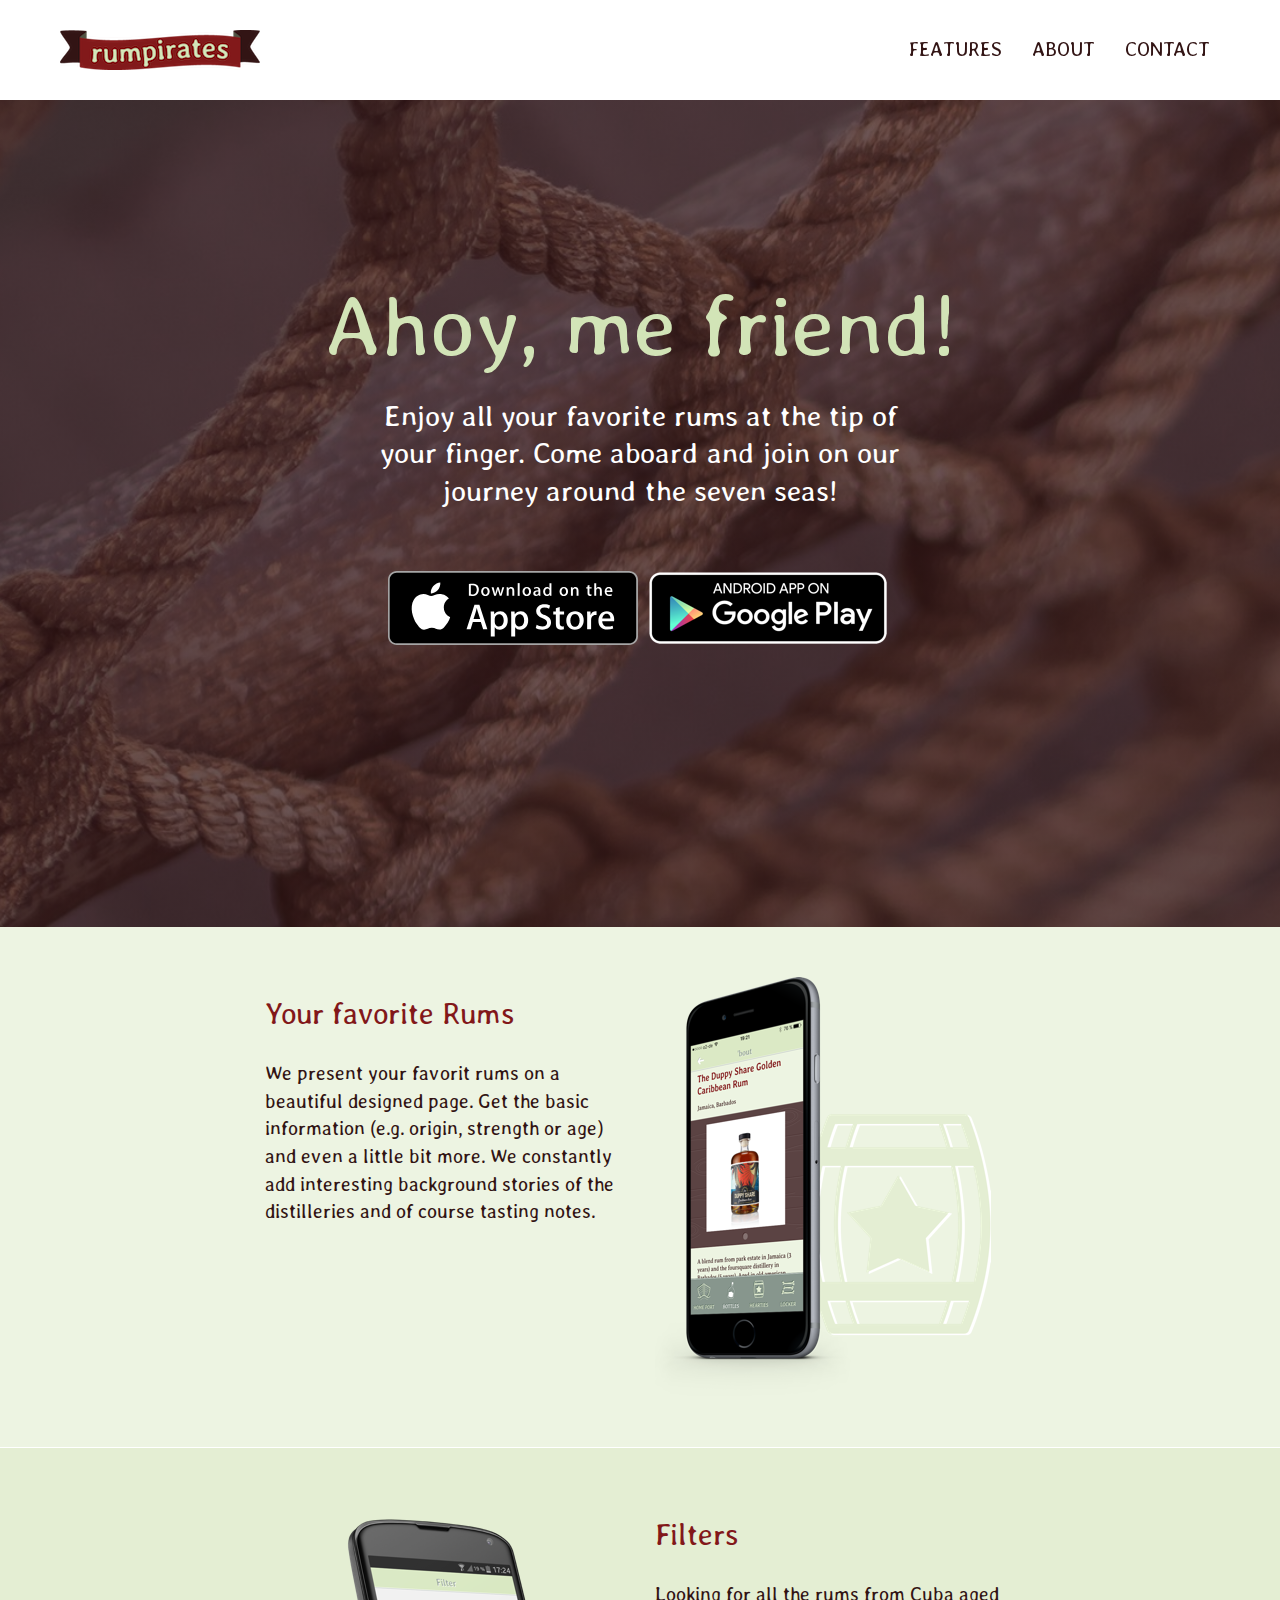
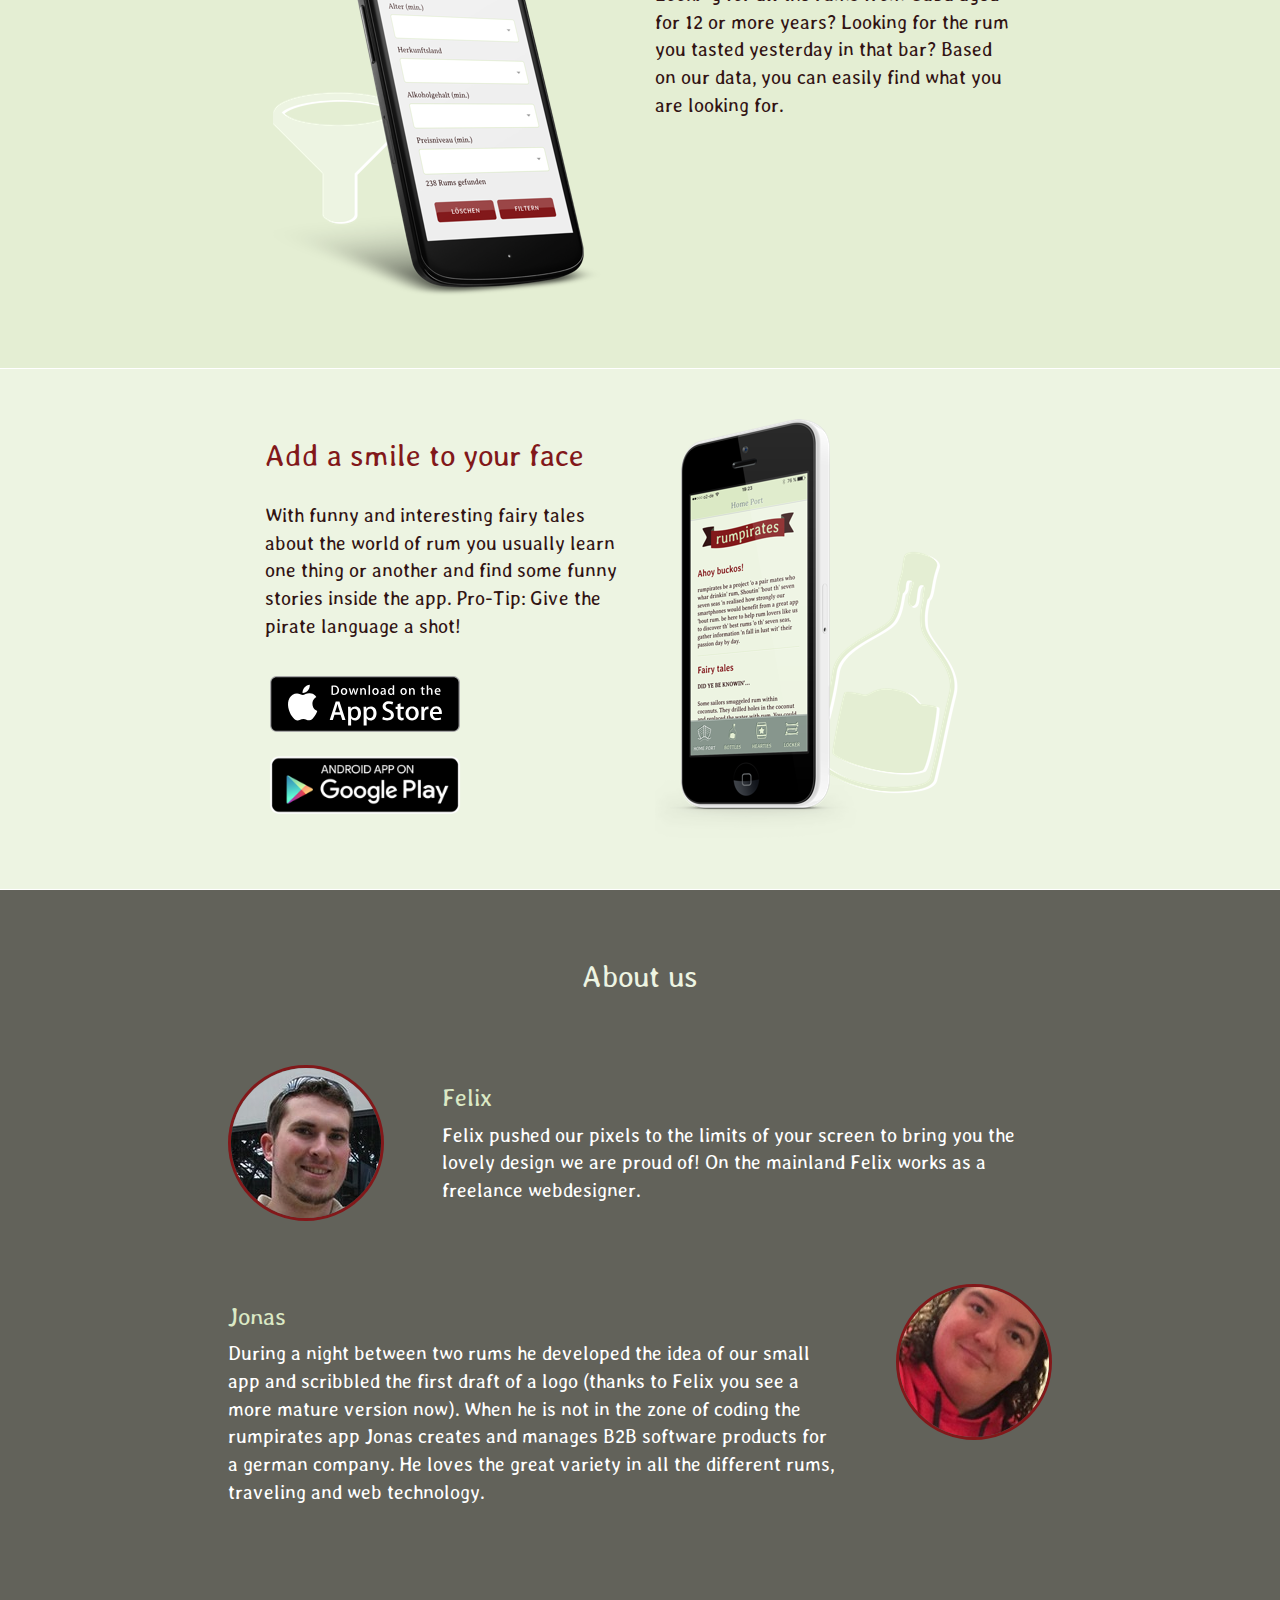
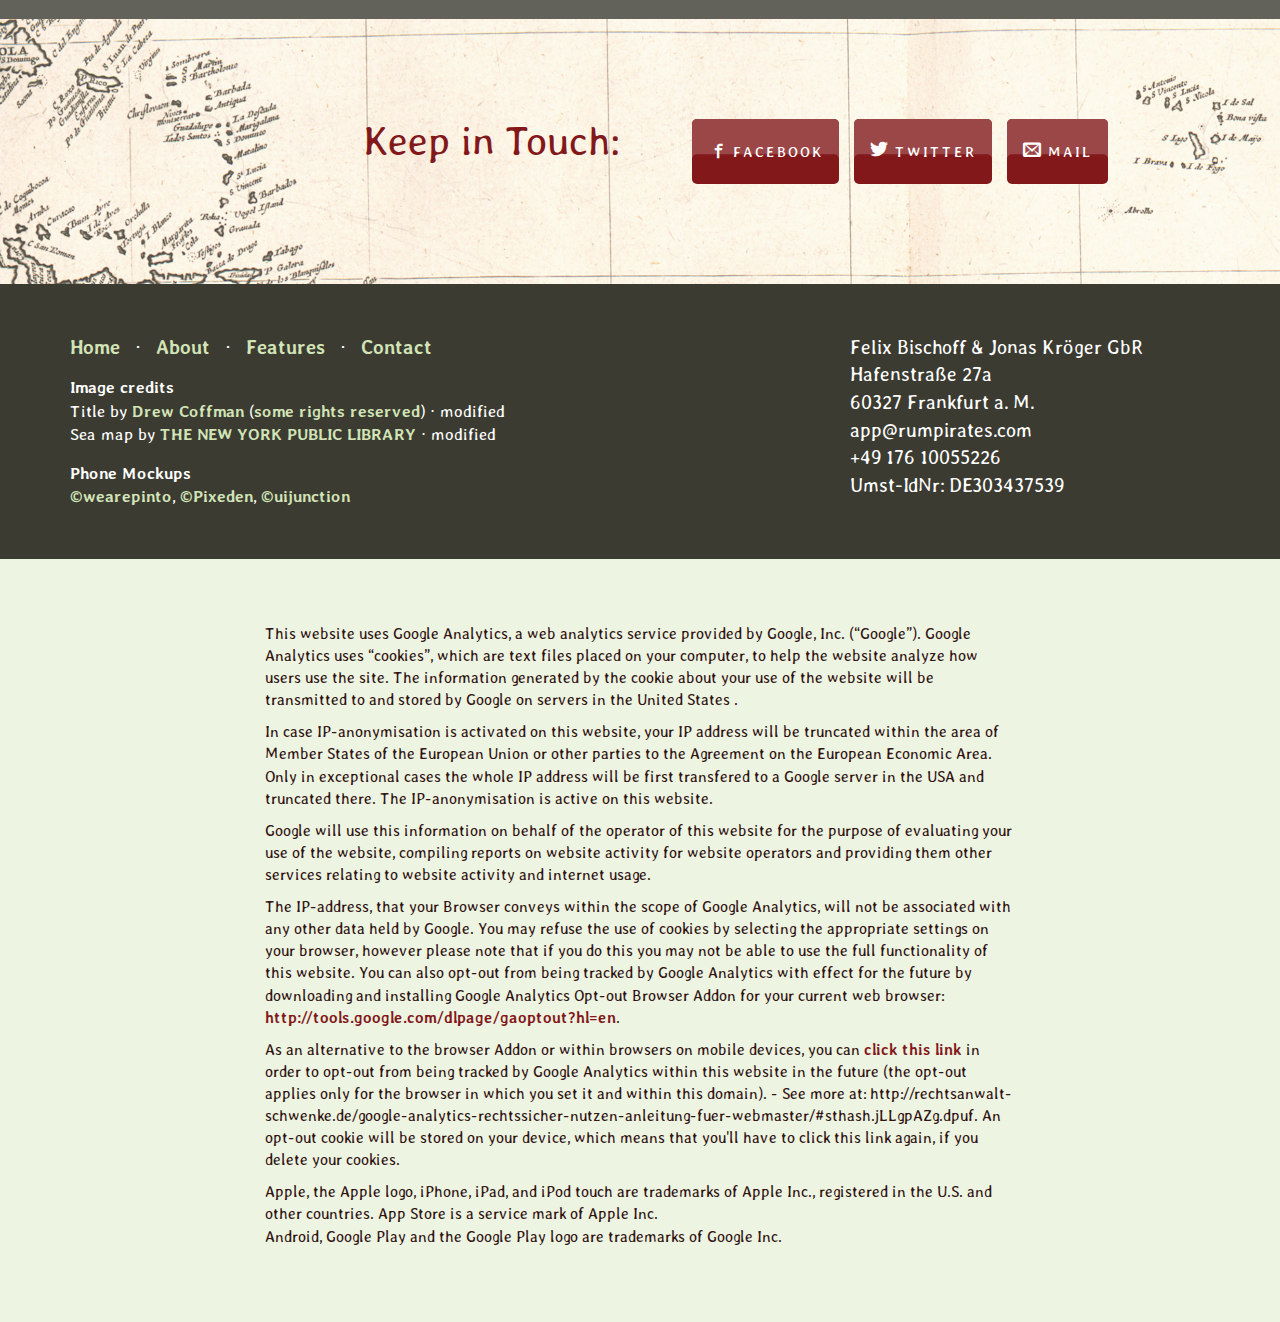
<file: index_old.html>
<!DOCTYPE html>
<html>
	<!DOCTYPE html>
<head>

    <meta charset="utf-8">
    <meta http-equiv="X-UA-Compatible" content="IE=edge">
    <meta name="viewport" content="width=device-width, initial-scale=1">
    <meta name="description" content="rumpirates is a project of two mates who where drinkin' rum, shoutin' about the seven seas and realised how strongly our smartphones would benefit from a great app about rum.">
    <meta name="author" content="the rumpirates-team">

    <meta property="og:title"              content="The rumpirates app!" />
    <meta property="og:description"        content="rumpirates is a project of two mates who where drinkin' rum, shoutin' about the seven seas and realised how strongly our smartphones would benefit from a great app about rum." />
    <meta property="og:image"              content="http://www.rumpirates.com/img/rumpirates-logo.jpg" />


    <title>The rumpirates app!</title>

    <link href="/css/rumpirates.css" rel="stylesheet">
    <link href="https://fonts.googleapis.com/css?family=Averia+Libre:300,400,700|Averia+Serif+Libre:300,400,700" rel="stylesheet" type="text/css">

    <!-- HTML5 Shim and Respond.js IE8 support of HTML5 elements and media queries -->
    <!-- WARNING: Respond.js doesn't work if you view the page via file:// -->
    <!--[if lt IE 9]>
        <script src="https://oss.maxcdn.com/libs/html5shiv/3.7.0/html5shiv.js"></script>
        <script src="https://oss.maxcdn.com/libs/respond.js/1.4.2/respond.min.js"></script>
    <![endif]-->

</head>


	<body>
		<!-- Navigation -->
<nav class="navbar navbar-default navbar-fixed-top" role="navigation">
    <div class="container">
        <!-- Brand and toggle get grouped for better mobile display -->
        <div class="navbar-header page-scroll">
            <button type="button" class="navbar-toggle" id="menu-toggle"><span class="icon-bones-to-open"></span></button>
            <a class="navbar-brand page-scroll" href="/">
                <img src="/img/bg-logo-home.png" alt="The rumpirates app!">
            </a>
        </div>
        <!-- Collect the nav links, forms, and other content for toggling -->
        <div class="collapse navbar-collapse" id="menu-toggle-content">
            <ul class="nav navbar-nav navbar-right">
                <li>
                    <a class="page-scroll" href="/#features">Features</a>
                </li>
                <li>
                    <a class="page-scroll" href="/#about">About</a>
                </li>
                <li>
                    <a class="page-scroll" href="/#contact">Contact</a>
                </li>
            </ul>
        </div>
        <!-- /.navbar-collapse -->
    </div>
    <!-- /.container -->
</nav>

		<section id="home">
<!-- Header -->
	<div class="intro-header">

		<div class="container">

			<div class="row">
				<div class="col-lg-12">
					<div class="intro-message">
						<h1>Ahoy, me friend!</h1>
						<h3>Enjoy all your favorite rums at the tip of your finger. Come aboard and join on our journey around the seven seas!</h3>
						<!-- <hr class="intro-divider"> -->

						<div class="storebuttons">
							<a target="_blank"href="https://itunes.apple.com/us/app/rumpirates/id1041792983?l=de&ls=1&mt=8"><img src="img/apple-download.svg" alt=""></a>
							<a target="_blank"href="https://play.google.com/store/apps/details?id=com.rumpirates"><img src="img/android-download.png" alt=""></a>
						</div>
						<!-- <a href="https://play.google.com/store/apps/details?id=com.rumpirates&utm_source=global_co&utm_medium=prtnr&utm_content=Mar2515&utm_campaign=PartBadge&pcampaignid=MKT-AC-global-none-all-co-pr-py-PartBadges-Oct1515-1"><img alt="Get it on Google Play" src="https://play.google.com/intl/en_us/badges/images/apps/en-play-badge.png" /></a> -->

						<!-- <ul class="list-inline intro-social-buttons">

							<li>
								<a href="https://itunes.apple.com/us/app/rumpirates/id1041792983?l=de&ls=1&mt=8" class="btn btn-default btn-lg"><span class="icon-apple"></span> <span class="network-name">iOS</span></a>
							</li>

							<li>
								<a href="https://play.google.com/store/apps/details?id=com.rumpirates" class="btn btn-default btn-lg"><span class="icon-android"></span> <span class="network-name">Android</span></a>
							</li>

						</ul> -->
					</div>
				</div>
			</div>

		</div>
		<!-- /.container -->

	</div>
	<!-- /.intro-header -->
</section>

		<section id="features">
<!-- Page Content -->





        <div class="content-section">

            <div class="container">

                <div class="row">
                    <div class="col-lg-4 col-sm-6 col-lg-offset-2">
                        <div class="clearfix"></div>
                        <h2 class="section-heading">Your favorite Rums</h2>
                        <div><p>We present your favorit rums on a beautiful designed page. Get the basic information (e.g. origin, strength or age) and even a little bit more. We constantly add interesting background stories of the distilleries and of course tasting notes.</p>
</div>


                    </div>
                    <div class="col-lg-4 col-sm-6">
                        <img class="img-responsive" src="img/services/ios-favs.png" alt="">
                    </div>
                </div>

            </div>
            <!-- /.container -->

        </div>









        <div class="content-section">

            <div class="container">

                <div class="row">

                    <div class="col-lg-4 col-sm-6 col-lg-offset-2">
                      <img class="img-responsive" src="img/services/android-filters.png" alt="">
                    </div>

                    <div class="col-lg-4  col-sm-6">
                        <div class="clearfix"></div>
                        <h2 class="section-heading">Filters</h2>
                        <div><p>Looking for all the rums from Cuba aged for 12 or more years? Looking for the rum you tasted yesterday in that bar? Based on our data, you can easily find what you are looking for.</p>
</div>


                    </div>
                </div>

            </div>
            <!-- /.container -->

        </div>









        <div class="content-section">

            <div class="container">

                <div class="row">
                    <div class="col-lg-4 col-sm-6 col-lg-offset-2">
                        <div class="clearfix"></div>
                        <h2 class="section-heading">Add a smile to your face</h2>
                        <div><p>With funny and interesting fairy tales about the world of rum you usually learn one thing or another and find some funny stories inside the app. Pro-Tip: Give the pirate language a shot!</p>
</div>


                        <div class="storebuttons">
    							    <a target="_blank" class="apple" href="https://itunes.apple.com/us/app/rumpirates/id1041792983?l=de&ls=1&mt=8"><img src="img/apple-download.svg" alt=""></a>
    							    <a target="_blank" href="https://play.google.com/store/apps/details?id=com.rumpirates"><img src="img/android-download.png" alt=""></a>
    						    </div>

                    </div>
                    <div class="col-lg-4 col-sm-6">
                        <img class="img-responsive" src="img/services/ios-lang.png" alt="">
                    </div>
                </div>

            </div>
            <!-- /.container -->

        </div>









</section>

		    <!-- About Section -->
    <section id="about" class="container text-center">
        <div class="row">
            <div class="col-lg-8 col-lg-offset-2 ">
              <h2>About us</h2>
            </div>
        </div>

        <div class="row">
            <div class="profile-image col-lg-2 col-lg-offset-2 col-sm-6">
                <img src="/img/felix.jpg">
            </div>
            <div class="profile-text col-lg-6 col-sm-6">
                <h3>Felix</h3>
                Felix pushed our pixels to the limits of your screen to bring you the lovely design we are proud of! On the mainland Felix works as a freelance webdesigner.
            </div>
        </div>

        <div class="row">
            <div class="profile-text col-lg-6 col-lg-offset-2 col-sm-6">
                <h3>Jonas</h3>
                During a night between two rums he developed the idea of our small app and scribbled the first draft of a logo (thanks to Felix you see a more mature version now). When he is not in the zone of coding the rumpirates app Jonas creates and manages B2B software products for a german company. He loves the great variety in all the different rums, traveling and web technology.
            </div>
            <div class="profile-image col-lg-2 col-sm-6">
                <img src="/img/jonas.jpg">
            </div>
        </div>
    </section>

		<section id="contact">
	<div class="banner">
		<div class="container">

			<div class="row">

				<div class="col-lg-3 col-lg-offset-3">
					<h2>Keep in Touch:</h2>
				</div>
				<div class="col-lg-5">
					<ul class="list-inline banner-social-buttons">

						<li>
							<a target="_blank" href="https://www.facebook.com/rumpiratesapp" class="btn btn-default btn-lg"><span class="icon-facebook"></span> <span class="network-name">facebook</span></a>
						</li>

						<li>
							<a target="_blank" href="https://twitter.com/rumpiratesapp" class="btn btn-default btn-lg"><span class="icon-twitter"></span> <span class="network-name">twitter</span></a>
						</li>

						<li>
							<a target="_blank" href="mailto:app@rumpirates.com" class="btn btn-default btn-lg"><span class="icon-envelop"></span> <span class="network-name">mail</span></a>
						</li>

					</ul>
				</div>
			</div>

		</div>
		<!-- /.container -->

	</div>
</section>
<!-- /.banner -->

		<!-- Footer -->
<footer>
    <div class="container">
        <div class="row">
            <div class="col-md-6">
                <a name="impressum"></a>
                <ul class="list-inline">
                    <li>
                        <a href="#home">Home</a>
                    </li>
                    <li class="footer-menu-divider">&sdot;</li>
                    <li>
                        <a href="/#about">About</a>
                    </li>
                    <li class="footer-menu-divider">&sdot;</li>
                    <li>
                        <a href="/#features">Features</a>
                    </li>
                    <li class="footer-menu-divider">&sdot;</li>
                    <li>
                        <a href="/#contact">Contact</a>
                    </li>
                </ul>
                <p class="copyright text-muted small"><strong>Image credits</strong> <br />  Title by <a target="_blank" href="https://www.flickr.com/photos/drewcoffman/8905683428/">Drew Coffman</a> (<a href="https://creativecommons.org/licenses/by/2.0/">some rights reserved</a>) ⋅ modified <br /> Sea map by <a target="_blank" href="http://digitalcollections.nypl.org/items/510d47da-f181-a3d9-e040-e00a18064a99">THE NEW YORK PUBLIC LIBRARY</a> ⋅ modified <br /> </p>
                <p class="copyright text-muted small"><strong>Phone Mockups</strong> <br />  <a target="_blank" href="http://www.behance.net/gallery/Iphone-5C-Free-Vector-PSD-Mockup/10879481">©wearepinto</a>, <a target="_blank" href="http://www.pixeden.com/psd-mock-up-templates/3-4-iphone-6-psd-vector-mockup-part-2">©Pixeden</a>, <a target="_blank" href="https://dribbble.com/shots/1076485-Google-Nexus-4">©uijunction</a> </p>

            </div>
            <div class="col-md-4 col-md-offset-2">
                Felix Bischoff &amp; Jonas Kröger GbR <br /> Hafenstraße 27a <br /> 60327 Frankfurt a. M. <br /> app@rumpirates.com <br /> +49 176 10055226 <br /> Umst-IdNr: DE303437539
            </div>
        </div>
    </div>
</footer>

		<section id="analytics">
		<div class="container">

			<div class="row">

				<div class="col-lg-8 col-sm-6 col-lg-offset-2">
                    <p>This website uses Google Analytics, a web analytics service provided by Google, Inc. (“Google”). Google Analytics uses “cookies”, which are text files placed on your computer, to help the website analyze how users use the site. The information generated by the cookie about your use of the website will be transmitted to and stored by Google on servers in the United States .</p>

                    <p>In case IP-anonymisation is activated on this website, your IP address will be truncated within the area of Member States of the European Union or other parties to the Agreement on the European Economic Area. Only in exceptional cases the whole IP address will be first transfered to a Google server in the USA and truncated there. The IP-anonymisation is active on this website.</p>

                    <p>Google will use this information on behalf of the operator of this website for the purpose of evaluating your use of the website, compiling reports on website activity for website operators and providing them other services relating to website activity and internet usage.</p>

                    <p>The IP-address, that your Browser conveys within the scope of Google Analytics, will not be associated with any other data held by Google. You may refuse the use of cookies by selecting the appropriate settings on your browser, however please note that if you do this you may not be able to use the full functionality of this website. You can also opt-out from being tracked by Google Analytics with effect for the future by downloading and installing Google Analytics Opt-out Browser Addon for your current web browser: <a href="http://tools.google.com/dlpage/gaoptout?hl=en">http://tools.google.com/dlpage/gaoptout?hl=en</a>.</p>

                    <p>As an alternative to the browser Addon or within browsers on mobile devices, you can <a href="javascript:gaOptout()">click this link</a> in order to opt-out from being tracked by Google Analytics within this website in the future (the opt-out applies only for the browser in which you set it and within this domain). - See more at: http://rechtsanwalt-schwenke.de/google-analytics-rechtssicher-nutzen-anleitung-fuer-webmaster/#sthash.jLLgpAZg.dpuf. An opt-out cookie will be stored on your device, which means that you'll have to click this link again, if you delete your cookies.</p>

							<p>Apple, the Apple logo, iPhone, iPad, and iPod touch are trademarks of Apple Inc., registered in the U.S. and other countries. App Store is a service mark of Apple Inc. <br /> Android, Google Play and the Google Play logo are trademarks of Google Inc.</p>
				</div>
			</div>

		</div>
		<!-- /.container -->
</section>

		<script src="/js/bliss.min.js"></script>
<script src="/js/custom.js"></script>

<script>
  (function(i,s,o,g,r,a,m){i['GoogleAnalyticsObject']=r;i[r]=i[r]||function(){
  (i[r].q=i[r].q||[]).push(arguments)},i[r].l=1*new Date();a=s.createElement(o),
  m=s.getElementsByTagName(o)[0];a.async=1;a.src=g;m.parentNode.insertBefore(a,m)
  })(window,document,'script','//www.google-analytics.com/analytics.js','ga');

  ga('create', 'UA-64996348-3', 'auto', {anonymizeIp: true});
  ga('send', 'pageview');

</script>

	</body>
</html>
</file>
